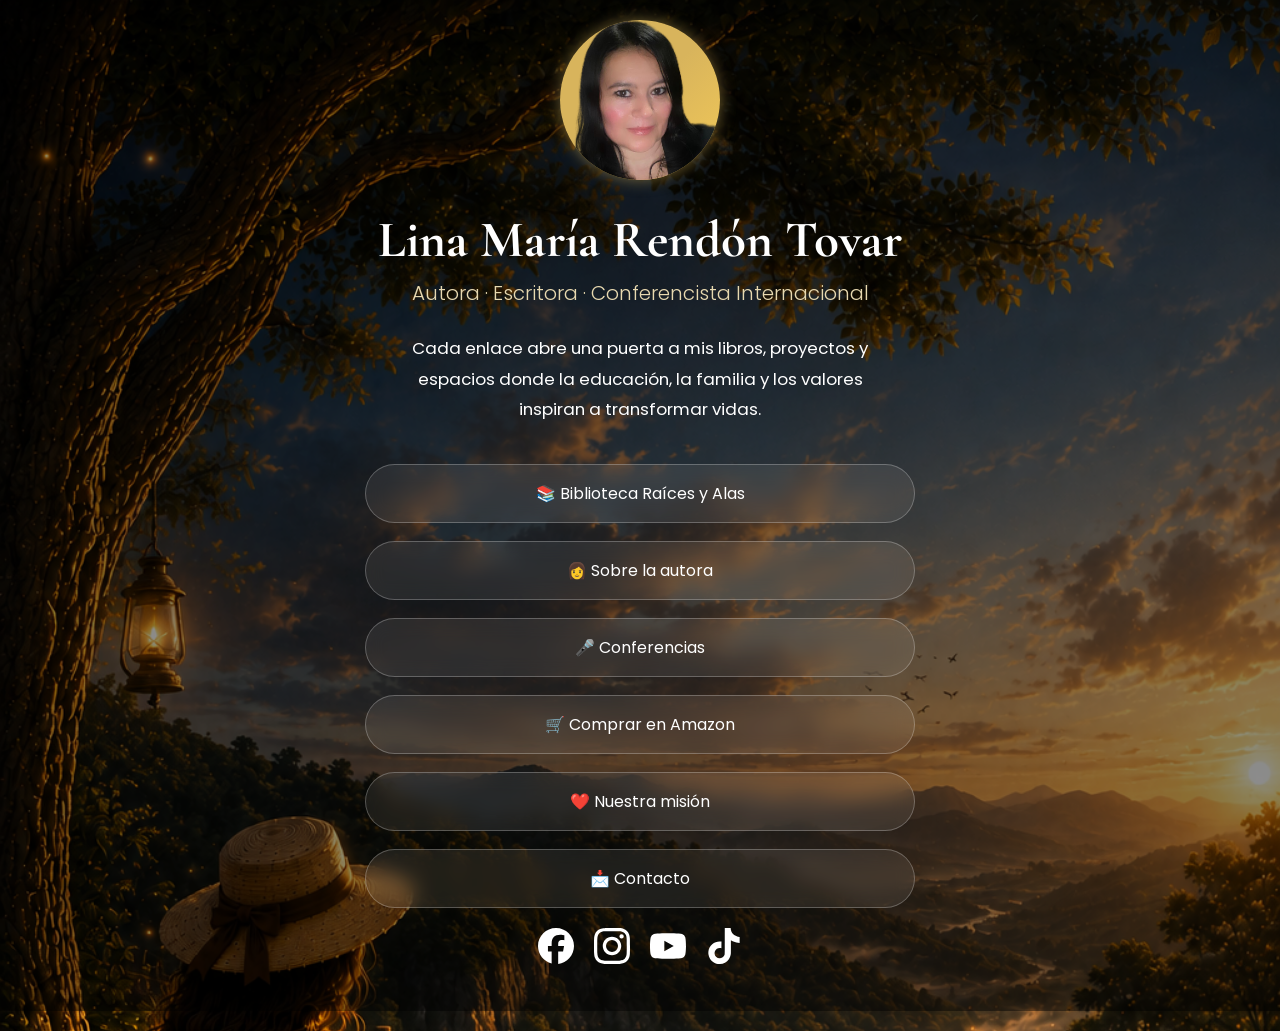
<file: index.html>
<!DOCTYPE html>
<html lang="es">

<head>

    <meta charset="UTF-8">

    <meta name="viewport" content="width=device-width, initial-scale=1.0">

    <title>Biblioteca Raíces y Alas</title>

    <!-- Google Fonts -->
    <link href="https://fonts.googleapis.com/css2?family=Cormorant+Garamond:wght@400;600;700&family=Poppins:wght@300;400;500;600&display=swap" rel="stylesheet">

    <!-- CSS -->
    <link rel="stylesheet" href="css/style.css">

</head>

<body>

<section class="hero">

<div class="overlay"></div>

<div class="contenido">

<img src="img/perfil_.png" class="perfil">

<h1>Lina María Rendón Tovar</h1>

<h2>Autora · Escritora · Conferencista Internacional</h2>

<p>

Cada enlace abre una puerta a mis libros, proyectos y espacios donde la educación, la familia y los valores inspiran a transformar vidas.

</p>

<div class="botones">

    <a href="https://www.amazon.es/stores/author/B09MF1CFV5/allbooks?ingress=0&visitId=a4099932-5d1f-48a5-8c15-b64a288ef0a6" target="_blank"
        rel="noopener noreferrer">📚 Biblioteca Raíces y Alas </a>

   
   <a href="https://www.amazon.es/stores/author/B09MF1CFV5/about" target="_blank"
        rel="noopener noreferrer">👩 Sobre la autora</a>
   
   <a href="https://www.youtube.com/@linarendon7927/videos" target="_blank"
        rel="noopener noreferrer">🎤 Conferencias</a>
   
   <a href="https://www.amazon.es/stores/author/B09MF1CFV5/allbooks?ingress=0&visitId=a4099932-5d1f-48a5-8c15-b64a288ef0a6" target="_blank"
      rel="noopener noreferrer">🛒 Comprar en Amazon</a>
      
    <a href="mision.html"target="_blank"
        rel="noopener noreferrer">❤️ Nuestra misión</a>

    <a href="mailto:rendoncarol1974@gmail.com?subject=Informaci%C3%B3n&body=Hola,%20me%20gustar%C3%ADa%20recibir%20m%C3%A1s%20informaci%C3%B3n%20sobre%20la%20colecci%C3%B3n." target="_blank"
        rel="noopener noreferrer">📩 Contacto</a>

</div>

<div class="redes">

    <a href="https://www.facebook.com/linamaria.rendon.754" target="_blank">
        <img src="img/iconos/facebook.svg" alt="Facebook">
    </a>

    <a href="https://www.instagram.com/linaa_rendo" target="_blank">
        <img src="img/iconos/instagram.svg" alt="Instagram">
    </a>

    <a href="https://www.youtube.com/@linarendon7927/featured" target="_blank">
        <img src="img/iconos/youtube.svg" alt="YouTube">
    </a>

    <a href="https://www.tiktok.com/@linaarendon?_r=1&_t=ZN-98KfuuNAOOo" target="_blank">
        <img src="img/iconos/tiktok.svg" alt="TikTok">
    </a>

</div>

</div>

</section>

<script src="js/script.js"></script>

</body>

</html>
</file>
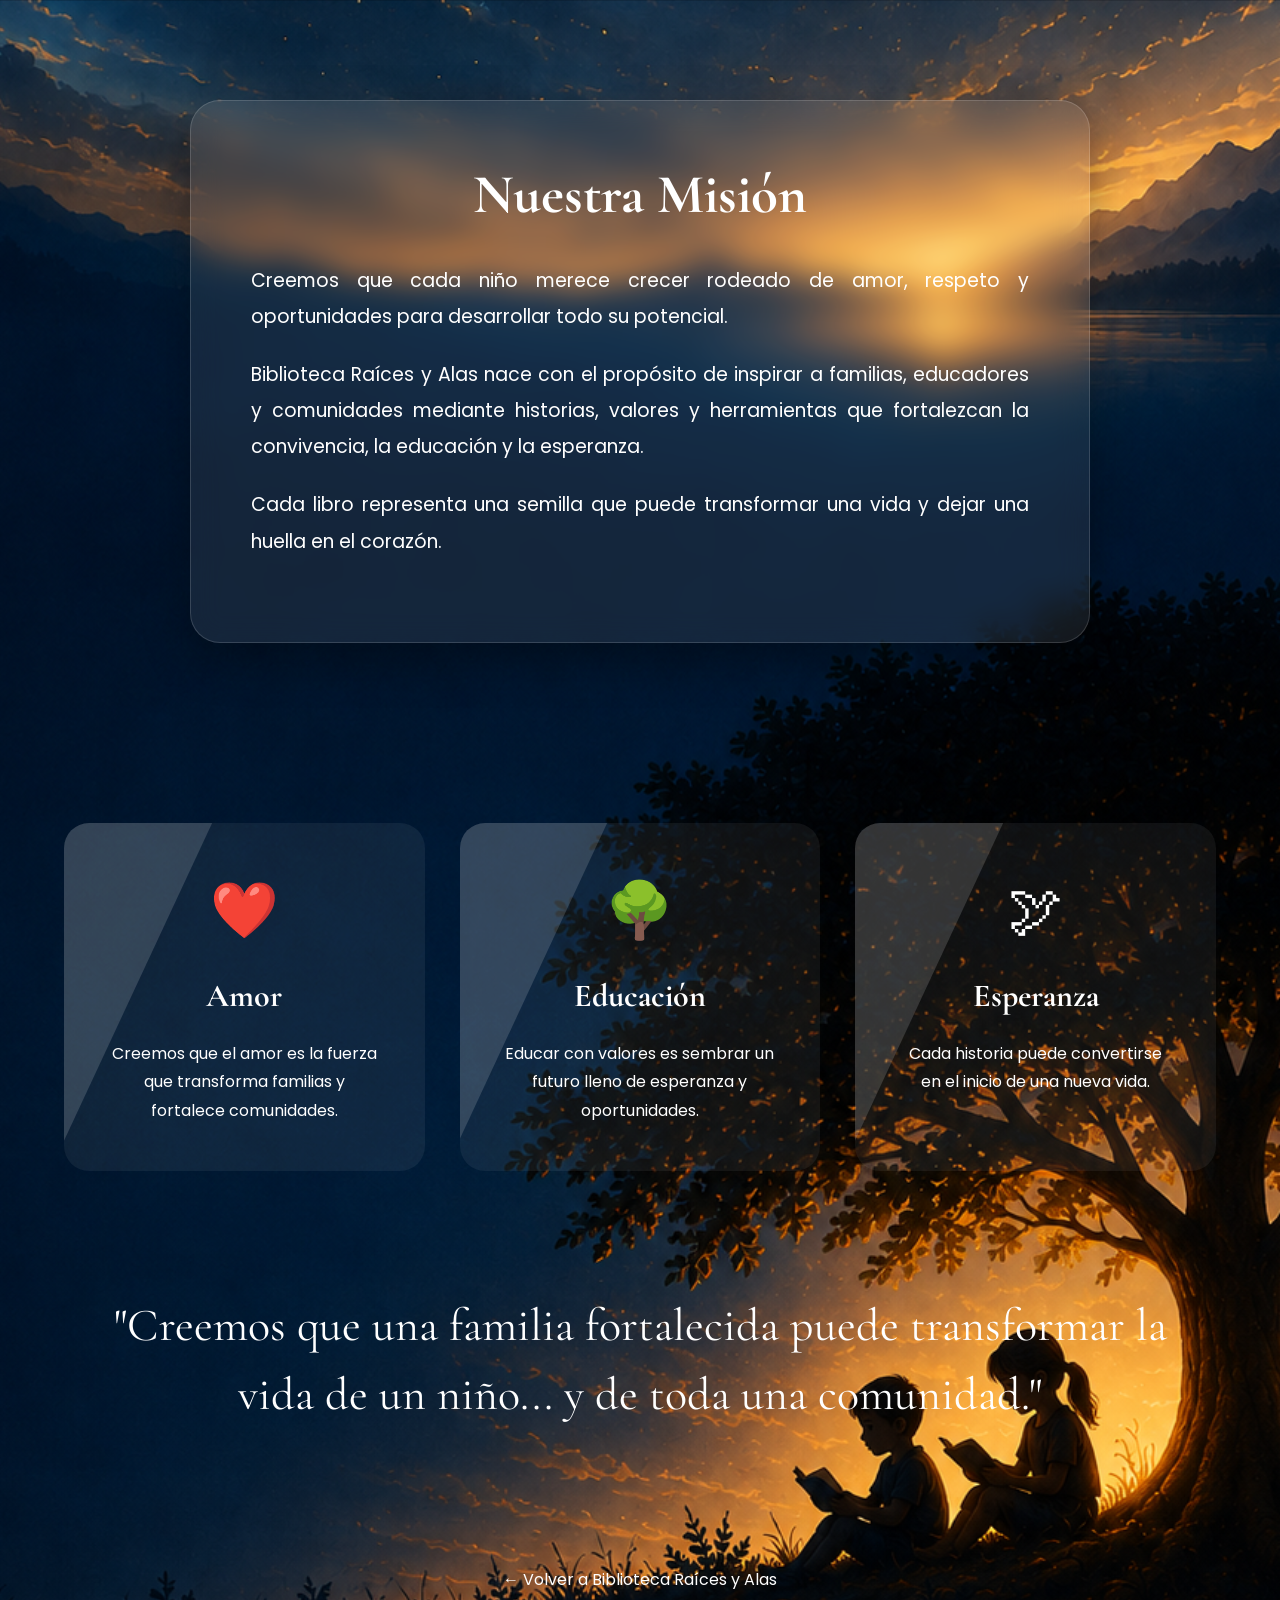
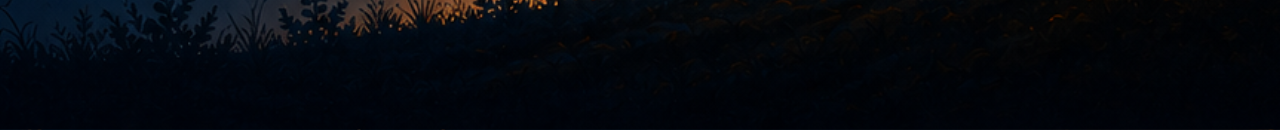
<file: mision.html>
<!DOCTYPE html>
<html lang="es">

<head>

    <meta charset="UTF-8">
    <meta name="viewport" content="width=device-width, initial-scale=1.0">

    <title>Nuestra Misión | Biblioteca Raíces y Alas</title>

    <link rel="stylesheet" href="css/mision.css">

    <link rel="preconnect" href="https://fonts.googleapis.com">
    <link rel="preconnect" href="https://fonts.gstatic.com" crossorigin>

    <link href="https://fonts.googleapis.com/css2?family=Cormorant+Garamond:wght@400;600;700&family=Poppins:wght@300;400;500&display=swap" rel="stylesheet">

</head>

<body>
    <header class="hero">
         <main>
            <!-- Sección misión -->
             <section class="mision">

                <div class="glass">

                    <h2>Nuestra Misión</h2>

                    <p>
                        Creemos que cada niño merece crecer rodeado de amor, respeto y oportunidades para desarrollar todo su potencial.
                    </p>

                    <p>
                        Biblioteca Raíces y Alas nace con el propósito de inspirar a familias, educadores y comunidades mediante historias, valores y herramientas que fortalezcan la convivencia, la educación y la esperanza.
                    </p>

                    <p>
                        Cada libro representa una semilla que puede transformar una vida y dejar una huella en el corazón.
                    </p>

                </div>

            </section>

            <!-- Sección pilares -->
            <section class="pilares oculto" >

                <div class="card">

                    <div class="icono">❤️</div>

                    <h3>Amor</h3>

                    <p>
                        Creemos que el amor es la fuerza que transforma familias y fortalece comunidades.
                    </p>

                </div>

                <div class="card">

                    <div class="icono">🌳</div>

                    <h3>Educación</h3>

                    <p>
                        Educar con valores es sembrar un futuro lleno de esperanza y oportunidades.
                    </p>

                </div>

                <div class="card">

                    <div class="icono">🕊</div>

                    <h3>Esperanza</h3>

                    <p>
                        Cada historia puede convertirse en el inicio de una nueva vida.
                    </p>

                </div>

            </section>

            <!-- Sección frase -->
             <section class="frase oculto">

                <blockquote>

                    "Creemos que una familia fortalecida puede transformar la vida de un niño...
                    y de toda una comunidad."

                </blockquote>

            </section>

            <!-- Sección botón -->
             <section class="volver oculto">

                <a href="index.html">

                    ← Volver a Biblioteca Raíces y Alas

                </a>

            </section>

        </main>

    </header>   


   

</body>

</html>
</file>
<file: css/style.css>
*{
margin:0;
padding:0;
box-sizing:border-box;
}

body{

font-family:'Poppins',sans-serif;

background:#071A33;

color:white;

}

.hero{

padding:20px 20px 60px; */
min-height:100vh;

background-image:url("../img/Fondo.png");

background-size:cover;

background-position:center;

display:flex;

justify-content:center;

align-items:center;

position:relative;

}

.overlay{

position:absolute;

width:100%;

height:100%;

background:rgba(0,0,0,.45);

}

.contenido{

position:relative;

z-index:2;

/* width:90%;

max-width:550px; */
width:min(92%,550px);

text-align:center;

}

.perfil{

/* width:160px;

height:160px; */
width:clamp(120px,32vw,160px);
height:clamp(120px,32vw,160px);
border-radius:50%;

object-fit:cover;

/* border:5px solid #D8B45C; */

margin-bottom:25px;

/* Fondo dorado */
background: linear-gradient(
    135deg,
    #D8B45C,
    #D8B45C,
    #f3c957
);

/* Para poder mover la imagen */
    position: relative;

    /* Sombra */
    box-shadow: 0 0 15px rgba(216, 180, 92, 0.5);
    
 /* Baja la imagen */
    object-position: center 5%;

}


h1{

font-family:'Cormorant Garamond',serif;

/* font-size:55px; */
/* font-size:3.2rem; */
font-size:clamp(2.4rem,7vw,3.2rem);
font-weight:700;
line-height:1.1;

}

h2{

margin-top:10px;

font-weight:300;

/* font-size:20px;  */
font-size:clamp(1rem,3vw,1.25rem);
color:#E8D9B0;

}

p{

max-width:480px;
margin:25px auto 0;

margin-top:25px;

line-height:1.8;

/* font-size:17px; */
font-size:clamp(0.95rem,2.5vw,1.05rem); 
}

.botones{

margin-top:40px;

display:flex;

flex-direction:column;

gap:18px;

}

.botones a{

text-decoration:none;

color:white;

/* padding:18px; */
padding:16px 18px;
border-radius:50px;

background:rgba(255,255,255,.08);

backdrop-filter:blur(10px);

border:1px solid rgba(255,255,255,.25);

transition:.35s;

}

.botones a:hover{

background:#D8B45C;

color:#071A33;

transform:translateY(-3px);

}

/* .redes{

margin-top:40px;

display:flex;

justify-content:center;

gap:20px;

} */

.redes a{

color:white;

text-decoration:none;

transition:.3s;

}

.redes a:hover{

color:#D8B45C;

}

/*
=========================
icono de redes sociales
=========================
*/

.redes{
    margin-top:20px;
    display:flex;
    justify-content:center;
    gap:20px;
}

.redes img{
    width:36px;
    height:36px;
    transition:0.3s;
    filter: brightness(0) invert(1);
}

.redes img:hover{
    transform:scale(1.15);
}

/* ============================0
moviles pequeños
===========================0 */
@media (max-width:480px){

    h1{
        line-height:1.05;
    }

    h2{
        margin-top:8px;
    }

    p{
        line-height:1.6;
    }

    .botones{
        gap:14px;
    }

    .botones a{
        padding:15px;
        font-size:.95rem;
    }

    .redes{
        gap:16px;
    }

}
</file>
<file: css/mision.css>
*{
    margin:0;
    padding:0;
    box-sizing:border-box;
}

body{

    font-family:Poppins,sans-serif;
    background:#061528;
    color:white;

}
.hero{

    width:100%;
    min-height:100vh;

    background-image:url("../img/fond_m_edited.png");
    background-size:cover;
    background-position:center;

    display:flex;
    justify-content:center;
    align-items:center;

    animation:zoomHero 18s infinite alternate;

}

@keyframes zoomHero{

0%{

background-size:100%;

}

100%{

background-size:110%;

}

}

/* Oscurecer un poco la imagen */
.overlay{

    width:100%;
    height:100%;

    background:rgba(3,12,26,.55);

    display:flex;
    flex-direction:column;

    justify-content:center;
    align-items:center;

    text-align:center;

    padding:30px;

}
.logo{

    width:150px;

    margin-bottom:30px;

}
/* Título */
h1{

    font-family:"Cormorant Garamond",serif;

    font-size:70px;

    color:#E8C36A;

}

.subtitulo{

    margin-top:15px;

    max-width:700px;

    font-size:22px;

    line-height:1.7;

}

/*==========================
    MISIÓN
==========================*/

.mision{

    padding:100px 8%;

    display:flex;

    justify-content:center;

}

.glass{

    width:100%;

    max-width:900px;

    padding:60px;

    border-radius:30px;

    background:rgba(255,255,255,.08);

    backdrop-filter:blur(15px);

    border:1px solid rgba(255,255,255,.15);

    box-shadow:0 15px 45px rgba(0,0,0,.35);

}

.glass h2{

    text-align:center;

    font-size:55px;

    color:var(--dorado);

    margin-bottom:35px;

    font-family:"Cormorant Garamond",serif;

}

.glass p{

    font-size:19px;

    line-height:1.9;

    margin-bottom:22px;

    text-align:justify;

}

/*==========================
    PILARES
==========================*/

.pilares{

    width:90%;

    margin:80px auto;

    display:grid;

    grid-template-columns:repeat(3,1fr);

    gap:35px;

}

.card{

    padding:45px;

    text-align:center;

    border-radius:25px;

    background:rgba(255,255,255,.06);

    transition:.4s;

}

.card:hover{

    transform:translateY(-12px);

    background:rgba(255,255,255,.12);

}

.icono{

    font-size:55px;

}

.card h3{

    margin:25px 0;

    color:var(--dorado);

    font-size:32px;

    font-family:"Cormorant Garamond",serif;

}

.card p{

    line-height:1.8;

}

/*==========================
    FRASE
==========================*/

.frase{

    margin:120px auto;

    width:90%;

    max-width:1100px;

    text-align:center;

}

.frase blockquote{

    font-family:"Cormorant Garamond",serif;

    font-size:46px;

    color:var(--dorado);

    line-height:1.5;

}
/*==========================
    BOTÓN VOLVER
==========================*/

.volver{

    display:flex;

    justify-content:center;

    margin:90px 0 120px;

}

.volver a{

    padding:18px 35px;

    text-decoration:none;

    color:white;

    border-radius:50px;

    border:1px solid var(--dorado);

    transition:.35s;

}

.volver a:hover{

    background:var(--dorado);

    color:#071A2E;

}

/*======================================
    RESPONSIVE
======================================*/

@media(max-width:1024px){

.hero{

min-height:90vh;

}

.glass{

padding:45px;

}

.pilares{

grid-template-columns:1fr;

width:85%;

}

.frase blockquote{

font-size:38px;

}

}

@media(max-width:768px){

.logo{

width:90px;

}

h1{

font-size:42px;

}

.subtitulo{

font-size:18px;

}

.glass{

padding:30px;

}

.glass h2{

font-size:36px;

}

.glass p{

font-size:16px;

text-align:left;

}

.card{

padding:30px;

}

.card h3{

font-size:28px;

}

.frase blockquote{

font-size:28px;

}

.volver a{

width:90%;

text-align:center;

}

}

/*======================================
    RESPONSIVE
======================================*/



/*======================================
    TABLETS
======================================*/
/* 
@media (max-width:1024px){

    h1{
        font-size:55px;
    }

    .glass{
        padding:45px;
    }

    .glass h2{
        font-size:45px;
    }

    .glass p{
        font-size:18px;
    }

    .pilares{
        grid-template-columns:1fr;
        gap:30px;
        width:85%;
    }

    .frase blockquote{
        font-size:38px;
    }

}

/*======================================
    MÓVILES
======================================*/
/* 
@media (max-width:768px){

    .hero{
        min-height:75vh;
    }

    .logo{
        width:90px;
    }

    h1{
        font-size:42px;
    }

    .subtitulo{
        font-size:18px;
    }

    .glass{

        padding:30px 25px;

    }

    .glass h2{

        font-size:36px;

    }

    .glass p{

        font-size:16px;

        text-align:left;

    }

    .pilares{

        width:90%;

        grid-template-columns:1fr;

    }

    .card{

        padding:35px 25px;

    }

    .icono{

        font-size:45px;

    }

    .card h3{

        font-size:28px;

    }

    .frase{

        width:90%;

    }

    .frase blockquote{

        font-size:28px;

    }

    .volver a{

        width:90%;

        text-align:center;

        padding:18px;

    }

}

 */ 

/*======================================
    ANIMACIONES
======================================*/

/* .oculto{

    opacity:0;

    transform:translateY(80px);

    transition:all .9s ease;

}

.mostrar{

    opacity:1;

    transform:translateY(0);

} */

.card{

    position:relative;

    overflow:hidden;

}

.card::before{

content:"";

position:absolute;

top:-120%;

left:-40%;

width:60%;

height:320%;

background:rgba(255,255,255,.15);

transform:rotate(25deg);

transition:.8s;

}

.card:hover::before{

left:130%;

}

.volver a{

position:relative;

overflow:hidden;

}

.volver a::before{

content:"";

position:absolute;

left:-100%;

top:0;

width:100%;

height:100%;

background:rgba(255,255,255,.25);

transition:.5s;

}
.volver a:hover::before{

left:100%;

}
</file>
